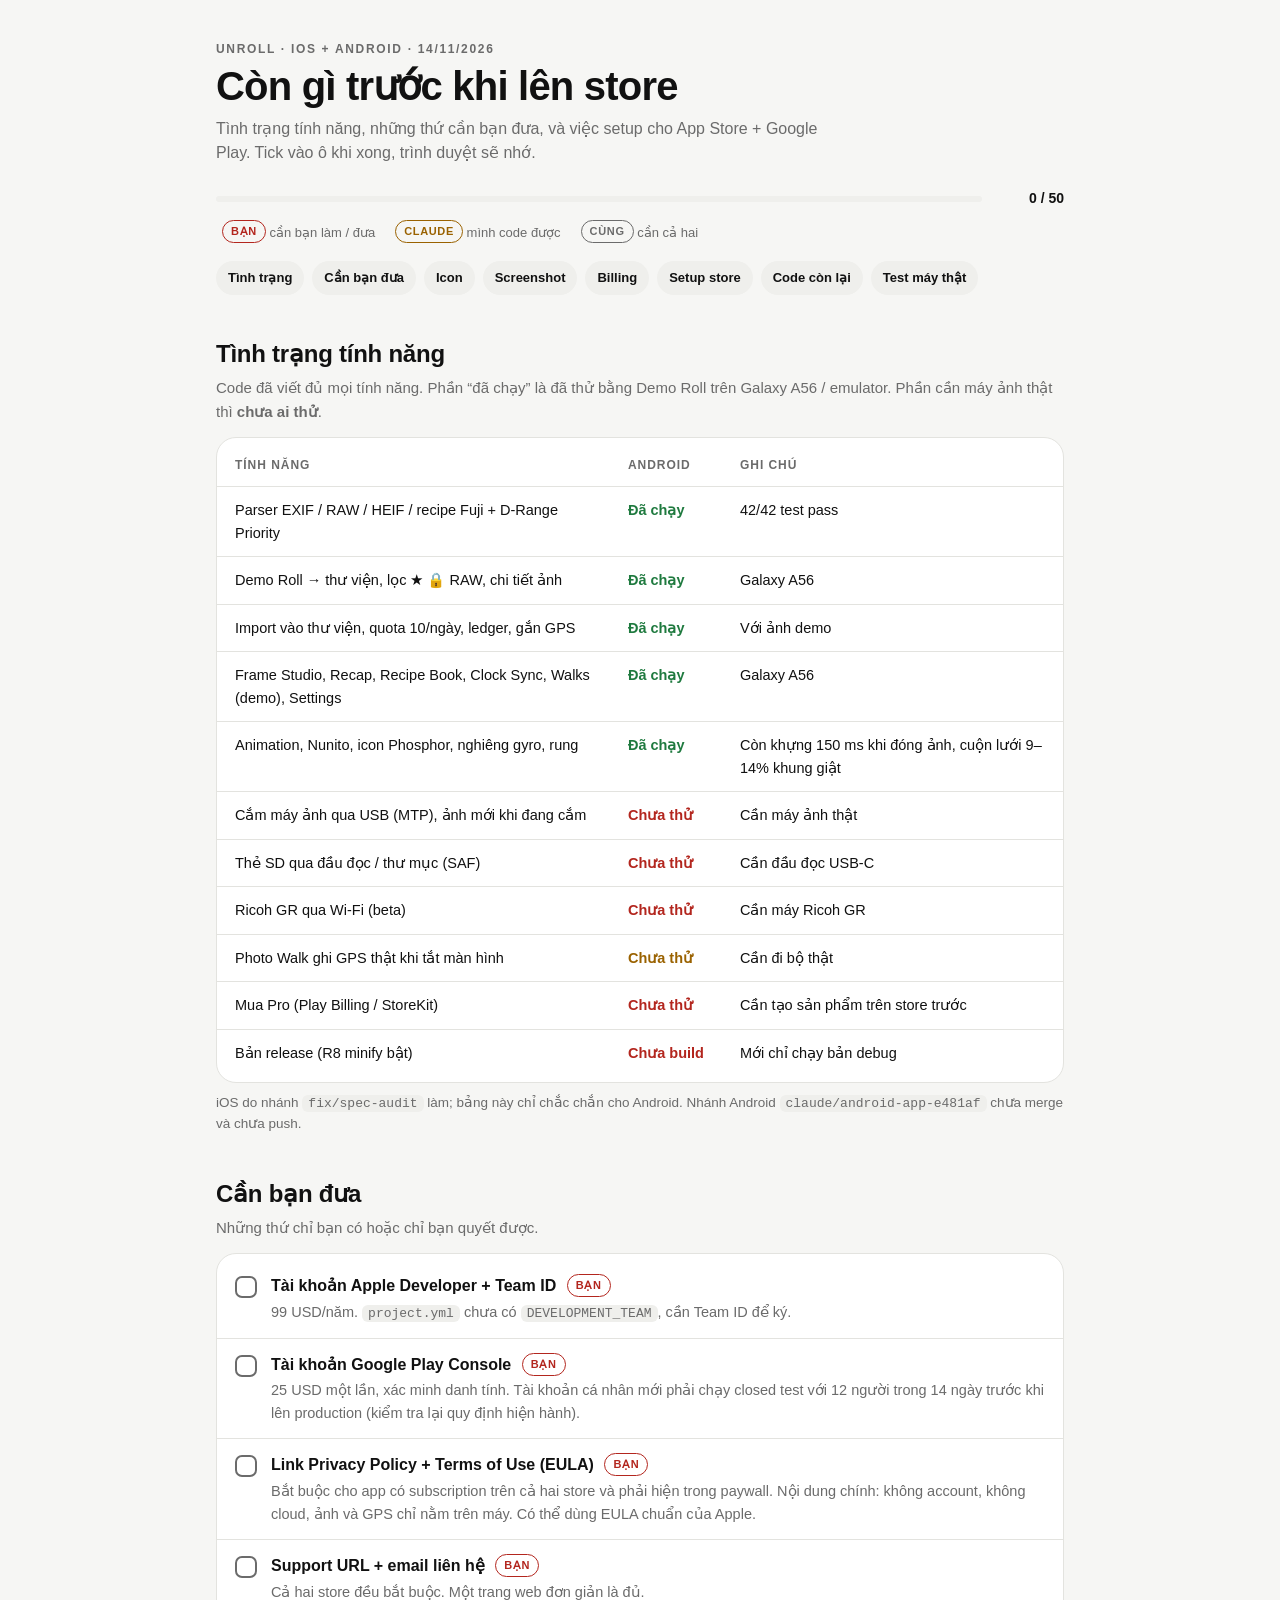
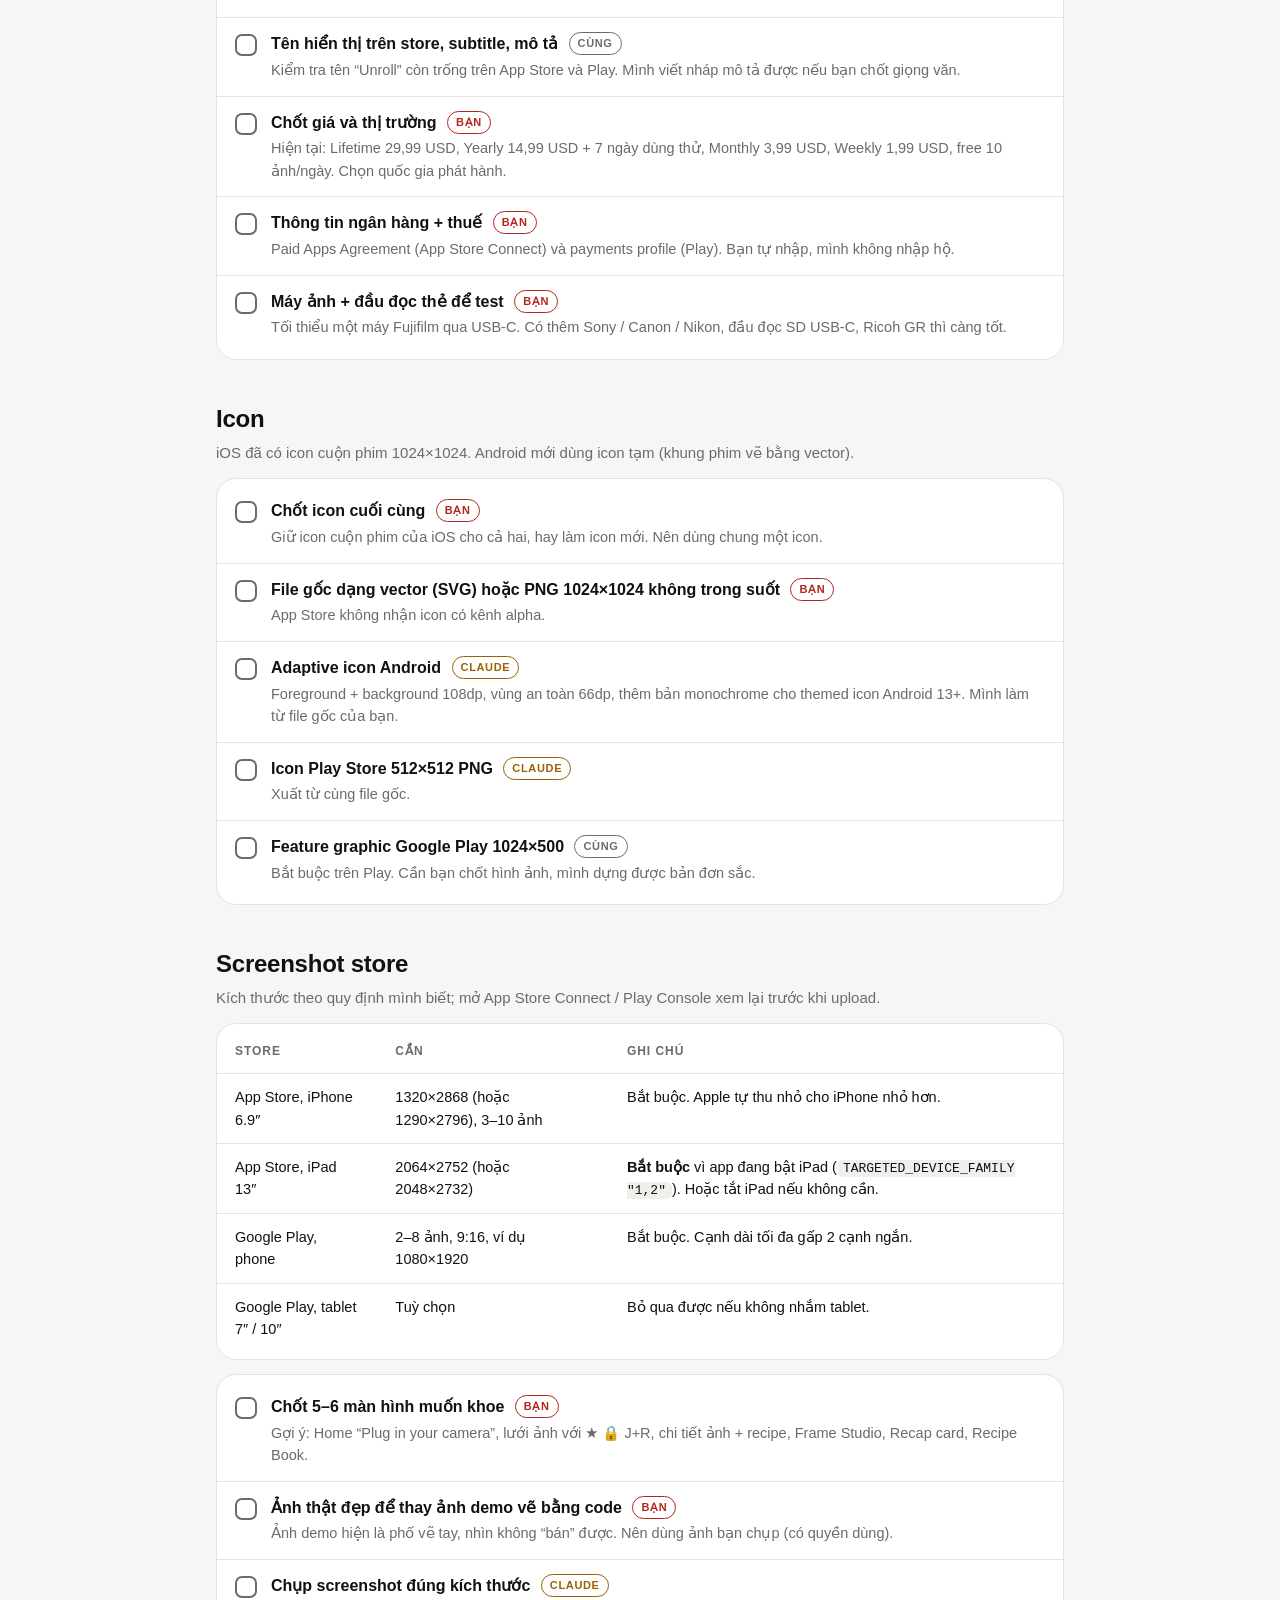
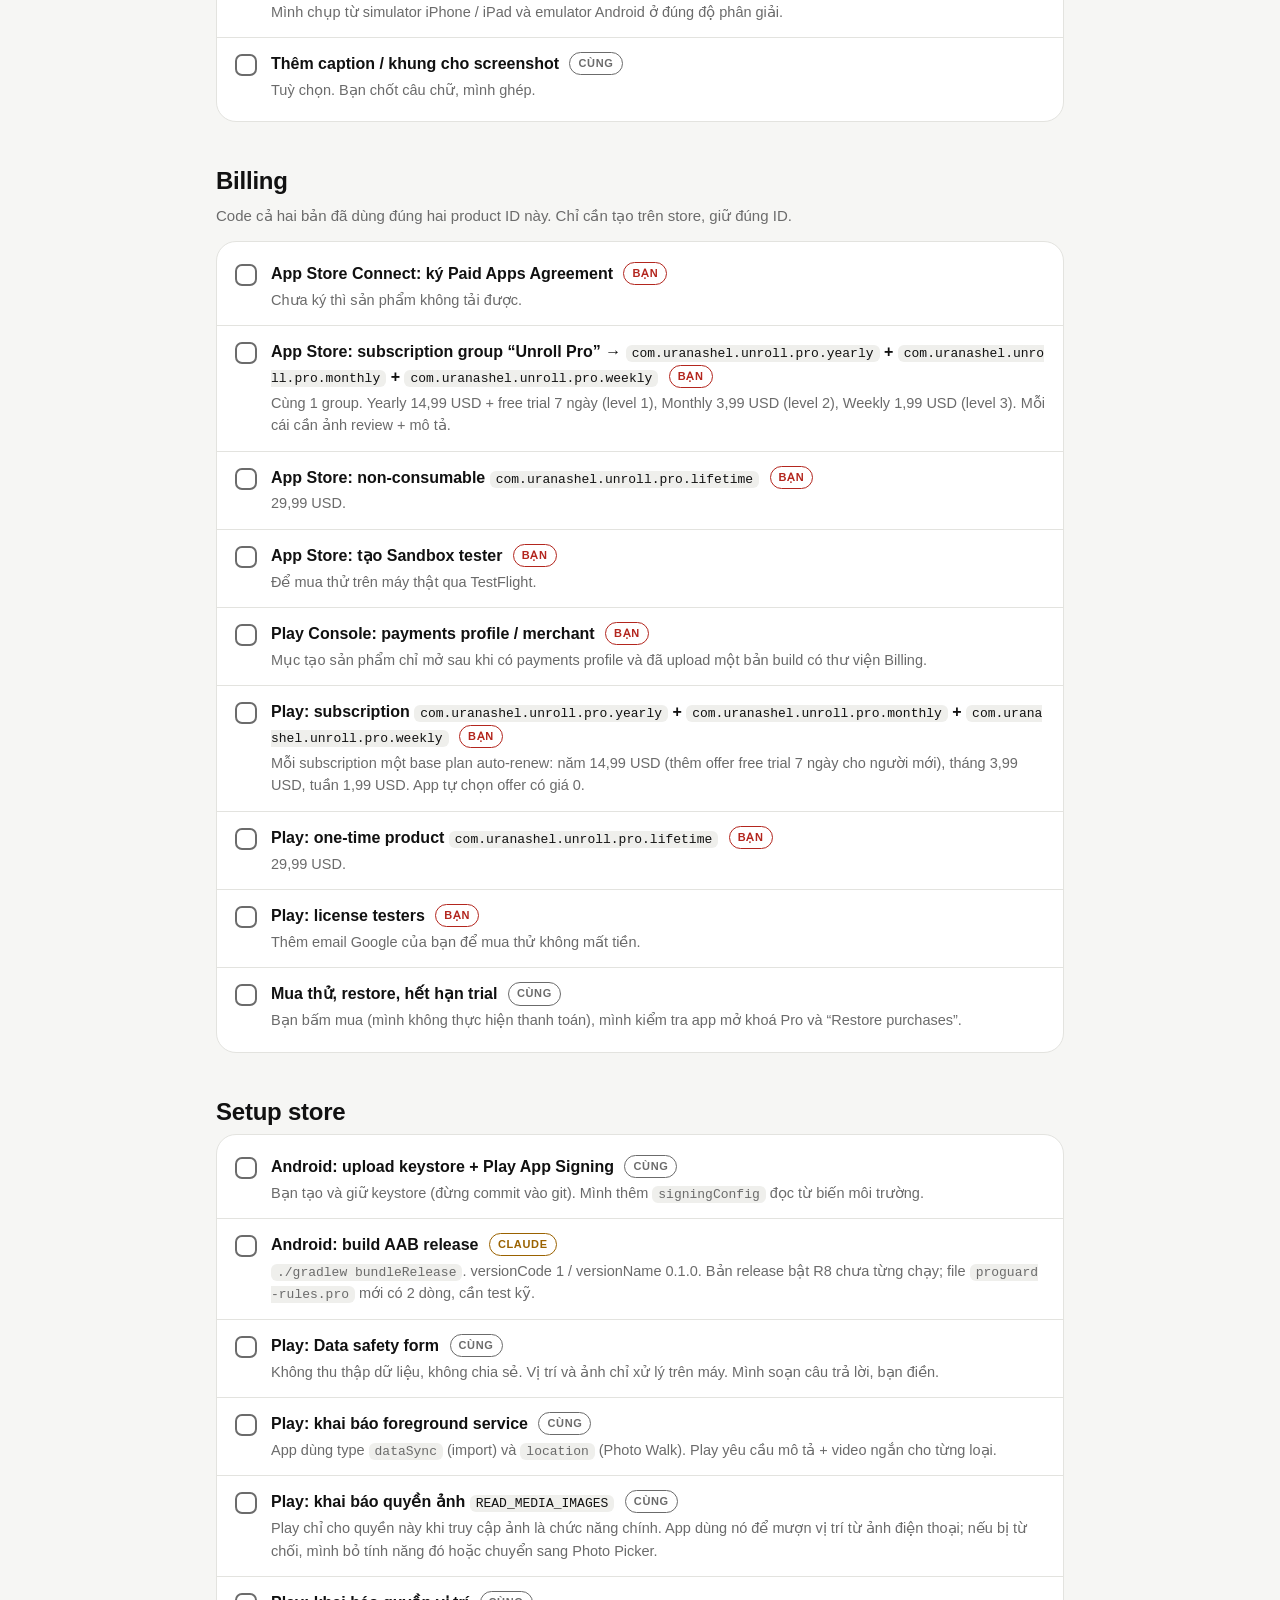
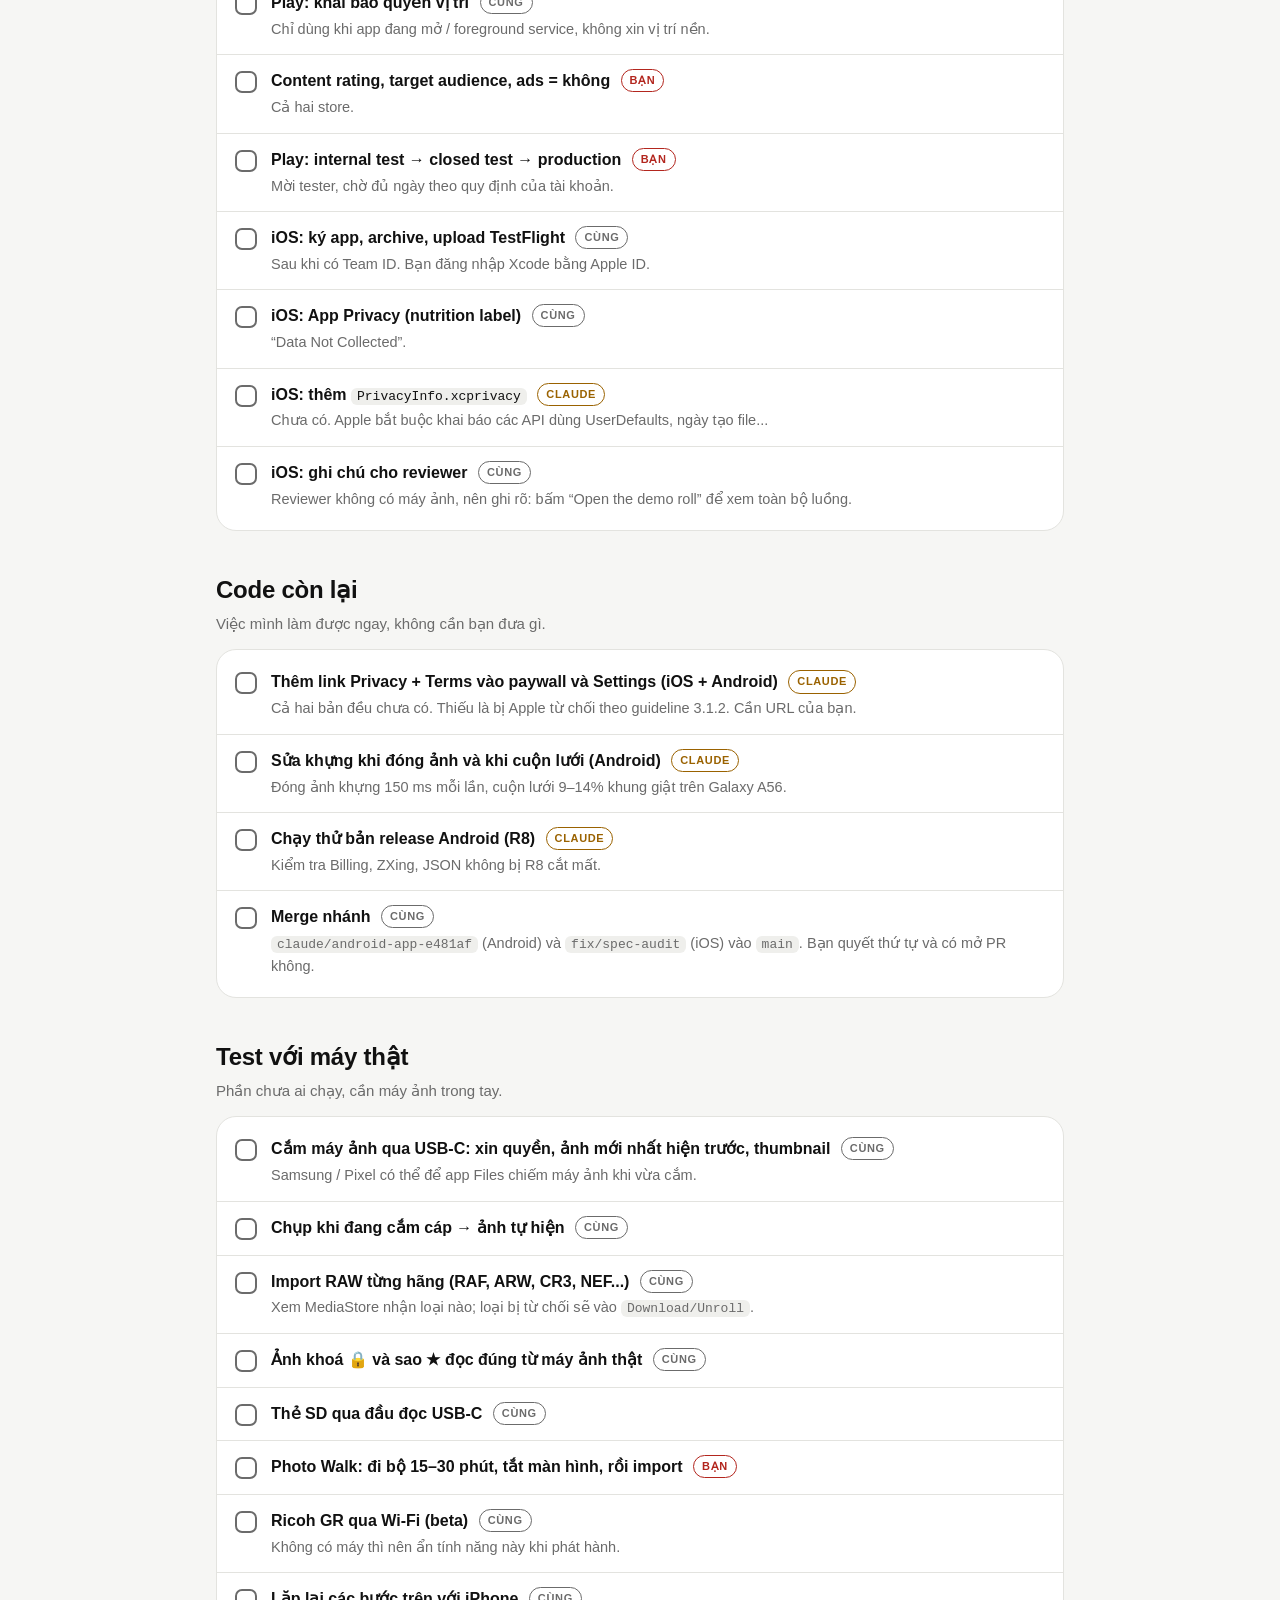
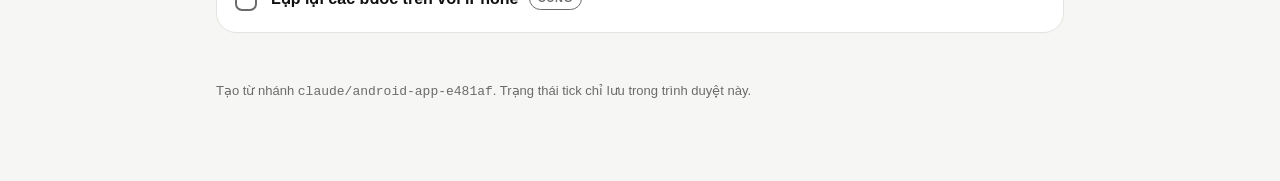
<file: docs/launch-checklist-android-session.html>
<!doctype html>
<html lang="vi">
<head>
<meta charset="utf-8">
<meta name="viewport" content="width=device-width, initial-scale=1">
<title>Unroll Launch Checklist</title>
<style>
:root{
  --bg:#f6f6f4; --card:#ffffff; --ink:#111; --dim:#6b6b6b; --line:#e3e3df; --chip:#efefec;
  --ok:#1f7a3f; --warn:#9a6200; --todo:#b3261e; --accent:#111;
}
@media (prefers-color-scheme: dark){
  :root:not([data-theme="light"]){
    --bg:#0c0c0c; --card:#161616; --ink:#f1f1ef; --dim:#9a9a96; --line:#2a2a28; --chip:#222220;
    --ok:#6fd393; --warn:#f0b34a; --todo:#ff8a80; --accent:#f1f1ef;
  }
}
:root[data-theme="dark"]{
  --bg:#0c0c0c; --card:#161616; --ink:#f1f1ef; --dim:#9a9a96; --line:#2a2a28; --chip:#222220;
  --ok:#6fd393; --warn:#f0b34a; --todo:#ff8a80; --accent:#f1f1ef;
}
*{box-sizing:border-box}
html,body{margin:0;background:var(--bg);color:var(--ink)}
body{font:16px/1.55 "Nunito",ui-rounded,-apple-system,"Segoe UI",Roboto,sans-serif;-webkit-font-smoothing:antialiased}
.wrap{max-width:880px;margin:0 auto;padding:40px 16px 80px}
header .eyebrow{font-size:12px;letter-spacing:.14em;text-transform:uppercase;color:var(--dim);font-weight:800}
h1{font-size:40px;line-height:1.05;margin:6px 0 10px;font-weight:900;letter-spacing:-.02em}
.lede{color:var(--dim);max-width:640px;margin:0}
.progress{margin:22px 0 8px;display:flex;align-items:center;gap:12px}
.bar{flex:1;height:6px;background:var(--chip);border-radius:99px;overflow:hidden}
.bar>i{display:block;height:100%;width:0;background:var(--accent);border-radius:99px;transition:width .4s cubic-bezier(.2,.8,.2,1)}
.count{font-variant-numeric:tabular-nums;font-weight:800;font-size:14px;min-width:70px;text-align:right}
nav{display:flex;flex-wrap:wrap;gap:8px;margin:18px 0 6px}
nav a{font-size:13px;font-weight:800;color:var(--ink);text-decoration:none;background:var(--chip);padding:7px 12px;border-radius:99px}
section{margin-top:40px}
h2{font-size:24px;margin:0 0 4px;font-weight:900;letter-spacing:-.01em}
.sub{color:var(--dim);margin:0 0 14px;font-size:15px}
.card{background:var(--card);border:1px solid var(--line);border-radius:20px;padding:6px 0;overflow:hidden}
.item{display:flex;gap:14px;padding:14px 18px;border-top:1px solid var(--line);align-items:flex-start}
.item:first-child{border-top:0}
.item input{appearance:none;-webkit-appearance:none;flex:none;width:22px;height:22px;margin:2px 0 0;border:2px solid var(--dim);border-radius:7px;cursor:pointer;display:grid;place-content:center;transition:background .15s,border-color .15s}
.item input:checked{background:var(--accent);border-color:var(--accent)}
.item input:checked::after{content:"";width:10px;height:6px;border:2.5px solid var(--bg);border-top:0;border-right:0;transform:rotate(-45deg) translate(1px,-1px)}
.item.done .t{text-decoration:line-through;color:var(--dim)}
.t{font-weight:800}
.d{color:var(--dim);font-size:14.5px;margin-top:2px}
.d code,.t code,p code,td code{font:13px/1.4 ui-monospace,SFMono-Regular,Menlo,monospace;background:var(--chip);padding:1px 6px;border-radius:6px;word-break:break-all}
.tag{display:inline-block;font-size:11px;font-weight:900;letter-spacing:.06em;text-transform:uppercase;padding:2px 8px;border-radius:99px;margin-left:6px;vertical-align:2px;border:1.5px solid currentColor}
.you{color:var(--todo)} .me{color:var(--warn)} .both{color:var(--dim)}
table{width:100%;border-collapse:collapse;font-size:14.5px}
th,td{text-align:left;padding:12px 18px;border-top:1px solid var(--line);vertical-align:top}
tr:first-child th{border-top:0}
th{font-size:12px;letter-spacing:.08em;text-transform:uppercase;color:var(--dim);font-weight:900}
.s{font-weight:900;white-space:nowrap}
.s.ok{color:var(--ok)} .s.part{color:var(--warn)} .s.no{color:var(--todo)}
.legend{display:flex;flex-wrap:wrap;gap:14px;font-size:13px;color:var(--dim);margin:10px 0 0}
.note{font-size:13.5px;color:var(--dim);margin-top:10px}
.table-scroll{overflow-x:auto}
footer{margin-top:48px;color:var(--dim);font-size:13px}
@media (max-width:560px){h1{font-size:32px} th,td{padding:10px 14px} .item{padding:13px 14px}}
</style>
</head>
<body>
<div class="wrap">
<header>
  <div class="eyebrow">Unroll · iOS + Android · 14/11/2026</div>
  <h1>Còn gì trước khi lên store</h1>
  <p class="lede">Tình trạng tính năng, những thứ cần bạn đưa, và việc setup cho App Store + Google Play. Tick vào ô khi xong, trình duyệt sẽ nhớ.</p>
  <div class="progress"><div class="bar"><i id="bar"></i></div><div class="count" id="count">0 / 0</div></div>
  <div class="legend"><span><span class="tag you">Bạn</span> cần bạn làm / đưa</span><span><span class="tag me">Claude</span> mình code được</span><span><span class="tag both">Cùng</span> cần cả hai</span></div>
  <nav>
    <a href="#status">Tình trạng</a><a href="#input">Cần bạn đưa</a><a href="#icon">Icon</a><a href="#shots">Screenshot</a><a href="#billing">Billing</a><a href="#setup">Setup store</a><a href="#code">Code còn lại</a><a href="#test">Test máy thật</a>
  </nav>
</header>

<section id="status">
  <h2>Tình trạng tính năng</h2>
  <p class="sub">Code đã viết đủ mọi tính năng. Phần “đã chạy” là đã thử bằng Demo Roll trên Galaxy A56 / emulator. Phần cần máy ảnh thật thì <b>chưa ai thử</b>.</p>
  <div class="card table-scroll"><table>
    <tr><th>Tính năng</th><th>Android</th><th>Ghi chú</th></tr>
    <tr><td>Parser EXIF / RAW / HEIF / recipe Fuji + D-Range Priority</td><td class="s ok">Đã chạy</td><td>42/42 test pass</td></tr>
    <tr><td>Demo Roll → thư viện, lọc ★ 🔒 RAW, chi tiết ảnh</td><td class="s ok">Đã chạy</td><td>Galaxy A56</td></tr>
    <tr><td>Import vào thư viện, quota 10/ngày, ledger, gắn GPS</td><td class="s ok">Đã chạy</td><td>Với ảnh demo</td></tr>
    <tr><td>Frame Studio, Recap, Recipe Book, Clock Sync, Walks (demo), Settings</td><td class="s ok">Đã chạy</td><td>Galaxy A56</td></tr>
    <tr><td>Animation, Nunito, icon Phosphor, nghiêng gyro, rung</td><td class="s ok">Đã chạy</td><td>Còn khựng 150 ms khi đóng ảnh, cuộn lưới 9–14% khung giật</td></tr>
    <tr><td>Cắm máy ảnh qua USB (MTP), ảnh mới khi đang cắm</td><td class="s no">Chưa thử</td><td>Cần máy ảnh thật</td></tr>
    <tr><td>Thẻ SD qua đầu đọc / thư mục (SAF)</td><td class="s no">Chưa thử</td><td>Cần đầu đọc USB-C</td></tr>
    <tr><td>Ricoh GR qua Wi-Fi (beta)</td><td class="s no">Chưa thử</td><td>Cần máy Ricoh GR</td></tr>
    <tr><td>Photo Walk ghi GPS thật khi tắt màn hình</td><td class="s part">Chưa thử</td><td>Cần đi bộ thật</td></tr>
    <tr><td>Mua Pro (Play Billing / StoreKit)</td><td class="s no">Chưa thử</td><td>Cần tạo sản phẩm trên store trước</td></tr>
    <tr><td>Bản release (R8 minify bật)</td><td class="s no">Chưa build</td><td>Mới chỉ chạy bản debug</td></tr>
  </table></div>
  <p class="note">iOS do nhánh <code>fix/spec-audit</code> làm; bảng này chỉ chắc chắn cho Android. Nhánh Android <code>claude/android-app-e481af</code> chưa merge và chưa push.</p>
</section>

<section id="input">
  <h2>Cần bạn đưa</h2>
  <p class="sub">Những thứ chỉ bạn có hoặc chỉ bạn quyết được.</p>
  <div class="card">
    <label class="item"><input type="checkbox" data-id="in-apple"><div><div class="t">Tài khoản Apple Developer + Team ID <span class="tag you">Bạn</span></div><div class="d">99 USD/năm. <code>project.yml</code> chưa có <code>DEVELOPMENT_TEAM</code>, cần Team ID để ký.</div></div></label>
    <label class="item"><input type="checkbox" data-id="in-play"><div><div class="t">Tài khoản Google Play Console <span class="tag you">Bạn</span></div><div class="d">25 USD một lần, xác minh danh tính. Tài khoản cá nhân mới phải chạy closed test với 12 người trong 14 ngày trước khi lên production (kiểm tra lại quy định hiện hành).</div></div></label>
    <label class="item"><input type="checkbox" data-id="in-privacy"><div><div class="t">Link Privacy Policy + Terms of Use (EULA) <span class="tag you">Bạn</span></div><div class="d">Bắt buộc cho app có subscription trên cả hai store và phải hiện trong paywall. Nội dung chính: không account, không cloud, ảnh và GPS chỉ nằm trên máy. Có thể dùng EULA chuẩn của Apple.</div></div></label>
    <label class="item"><input type="checkbox" data-id="in-support"><div><div class="t">Support URL + email liên hệ <span class="tag you">Bạn</span></div><div class="d">Cả hai store đều bắt buộc. Một trang web đơn giản là đủ.</div></div></label>
    <label class="item"><input type="checkbox" data-id="in-name"><div><div class="t">Tên hiển thị trên store, subtitle, mô tả <span class="tag both">Cùng</span></div><div class="d">Kiểm tra tên “Unroll” còn trống trên App Store và Play. Mình viết nháp mô tả được nếu bạn chốt giọng văn.</div></div></label>
    <label class="item"><input type="checkbox" data-id="in-price"><div><div class="t">Chốt giá và thị trường <span class="tag you">Bạn</span></div><div class="d">Hiện tại: Lifetime 29,99 USD, Yearly 14,99 USD + 7 ngày dùng thử, Monthly 3,99 USD, Weekly 1,99 USD, free 10 ảnh/ngày. Chọn quốc gia phát hành.</div></div></label>
    <label class="item"><input type="checkbox" data-id="in-bank"><div><div class="t">Thông tin ngân hàng + thuế <span class="tag you">Bạn</span></div><div class="d">Paid Apps Agreement (App Store Connect) và payments profile (Play). Bạn tự nhập, mình không nhập hộ.</div></div></label>
    <label class="item"><input type="checkbox" data-id="in-gear"><div><div class="t">Máy ảnh + đầu đọc thẻ để test <span class="tag you">Bạn</span></div><div class="d">Tối thiểu một máy Fujifilm qua USB-C. Có thêm Sony / Canon / Nikon, đầu đọc SD USB-C, Ricoh GR thì càng tốt.</div></div></label>
  </div>
</section>

<section id="icon">
  <h2>Icon</h2>
  <p class="sub">iOS đã có icon cuộn phim 1024×1024. Android mới dùng icon tạm (khung phim vẽ bằng vector).</p>
  <div class="card">
    <label class="item"><input type="checkbox" data-id="ic-decide"><div><div class="t">Chốt icon cuối cùng <span class="tag you">Bạn</span></div><div class="d">Giữ icon cuộn phim của iOS cho cả hai, hay làm icon mới. Nên dùng chung một icon.</div></div></label>
    <label class="item"><input type="checkbox" data-id="ic-master"><div><div class="t">File gốc dạng vector (SVG) hoặc PNG 1024×1024 không trong suốt <span class="tag you">Bạn</span></div><div class="d">App Store không nhận icon có kênh alpha.</div></div></label>
    <label class="item"><input type="checkbox" data-id="ic-android"><div><div class="t">Adaptive icon Android <span class="tag me">Claude</span></div><div class="d">Foreground + background 108dp, vùng an toàn 66dp, thêm bản monochrome cho themed icon Android 13+. Mình làm từ file gốc của bạn.</div></div></label>
    <label class="item"><input type="checkbox" data-id="ic-play512"><div><div class="t">Icon Play Store 512×512 PNG <span class="tag me">Claude</span></div><div class="d">Xuất từ cùng file gốc.</div></div></label>
    <label class="item"><input type="checkbox" data-id="ic-feature"><div><div class="t">Feature graphic Google Play 1024×500 <span class="tag both">Cùng</span></div><div class="d">Bắt buộc trên Play. Cần bạn chốt hình ảnh, mình dựng được bản đơn sắc.</div></div></label>
  </div>
</section>

<section id="shots">
  <h2>Screenshot store</h2>
  <p class="sub">Kích thước theo quy định mình biết; mở App Store Connect / Play Console xem lại trước khi upload.</p>
  <div class="card table-scroll"><table>
    <tr><th>Store</th><th>Cần</th><th>Ghi chú</th></tr>
    <tr><td>App Store, iPhone 6.9″</td><td>1320×2868 (hoặc 1290×2796), 3–10 ảnh</td><td>Bắt buộc. Apple tự thu nhỏ cho iPhone nhỏ hơn.</td></tr>
    <tr><td>App Store, iPad 13″</td><td>2064×2752 (hoặc 2048×2732)</td><td><b>Bắt buộc</b> vì app đang bật iPad (<code>TARGETED_DEVICE_FAMILY "1,2"</code>). Hoặc tắt iPad nếu không cần.</td></tr>
    <tr><td>Google Play, phone</td><td>2–8 ảnh, 9:16, ví dụ 1080×1920</td><td>Bắt buộc. Cạnh dài tối đa gấp 2 cạnh ngắn.</td></tr>
    <tr><td>Google Play, tablet 7″ / 10″</td><td>Tuỳ chọn</td><td>Bỏ qua được nếu không nhắm tablet.</td></tr>
  </table></div>
  <div class="card" style="margin-top:14px">
    <label class="item"><input type="checkbox" data-id="sh-pick"><div><div class="t">Chốt 5–6 màn hình muốn khoe <span class="tag you">Bạn</span></div><div class="d">Gợi ý: Home “Plug in your camera”, lưới ảnh với ★ 🔒 J+R, chi tiết ảnh + recipe, Frame Studio, Recap card, Recipe Book.</div></div></label>
    <label class="item"><input type="checkbox" data-id="sh-photos"><div><div class="t">Ảnh thật đẹp để thay ảnh demo vẽ bằng code <span class="tag you">Bạn</span></div><div class="d">Ảnh demo hiện là phố vẽ tay, nhìn không “bán” được. Nên dùng ảnh bạn chụp (có quyền dùng).</div></div></label>
    <label class="item"><input type="checkbox" data-id="sh-capture"><div><div class="t">Chụp screenshot đúng kích thước <span class="tag me">Claude</span></div><div class="d">Mình chụp từ simulator iPhone / iPad và emulator Android ở đúng độ phân giải.</div></div></label>
    <label class="item"><input type="checkbox" data-id="sh-frame"><div><div class="t">Thêm caption / khung cho screenshot <span class="tag both">Cùng</span></div><div class="d">Tuỳ chọn. Bạn chốt câu chữ, mình ghép.</div></div></label>
  </div>
</section>

<section id="billing">
  <h2>Billing</h2>
  <p class="sub">Code cả hai bản đã dùng đúng hai product ID này. Chỉ cần tạo trên store, giữ đúng ID.</p>
  <div class="card">
    <label class="item"><input type="checkbox" data-id="bi-asc-agree"><div><div class="t">App Store Connect: ký Paid Apps Agreement <span class="tag you">Bạn</span></div><div class="d">Chưa ký thì sản phẩm không tải được.</div></div></label>
    <label class="item"><input type="checkbox" data-id="bi-asc-sub"><div><div class="t">App Store: subscription group “Unroll Pro” → <code>com.uranashel.unroll.pro.yearly</code> + <code>com.uranashel.unroll.pro.monthly</code> + <code>com.uranashel.unroll.pro.weekly</code> <span class="tag you">Bạn</span></div><div class="d">Cùng 1 group. Yearly 14,99 USD + free trial 7 ngày (level 1), Monthly 3,99 USD (level 2), Weekly 1,99 USD (level 3). Mỗi cái cần ảnh review + mô tả.</div></div></label>
    <label class="item"><input type="checkbox" data-id="bi-asc-life"><div><div class="t">App Store: non-consumable <code>com.uranashel.unroll.pro.lifetime</code> <span class="tag you">Bạn</span></div><div class="d">29,99 USD.</div></div></label>
    <label class="item"><input type="checkbox" data-id="bi-asc-sandbox"><div><div class="t">App Store: tạo Sandbox tester <span class="tag you">Bạn</span></div><div class="d">Để mua thử trên máy thật qua TestFlight.</div></div></label>
    <label class="item"><input type="checkbox" data-id="bi-play-merchant"><div><div class="t">Play Console: payments profile / merchant <span class="tag you">Bạn</span></div><div class="d">Mục tạo sản phẩm chỉ mở sau khi có payments profile và đã upload một bản build có thư viện Billing.</div></div></label>
    <label class="item"><input type="checkbox" data-id="bi-play-sub"><div><div class="t">Play: subscription <code>com.uranashel.unroll.pro.yearly</code> + <code>com.uranashel.unroll.pro.monthly</code> + <code>com.uranashel.unroll.pro.weekly</code> <span class="tag you">Bạn</span></div><div class="d">Mỗi subscription một base plan auto-renew: năm 14,99 USD (thêm offer free trial 7 ngày cho người mới), tháng 3,99 USD, tuần 1,99 USD. App tự chọn offer có giá 0.</div></div></label>
    <label class="item"><input type="checkbox" data-id="bi-play-life"><div><div class="t">Play: one-time product <code>com.uranashel.unroll.pro.lifetime</code> <span class="tag you">Bạn</span></div><div class="d">29,99 USD.</div></div></label>
    <label class="item"><input type="checkbox" data-id="bi-play-testers"><div><div class="t">Play: license testers <span class="tag you">Bạn</span></div><div class="d">Thêm email Google của bạn để mua thử không mất tiền.</div></div></label>
    <label class="item"><input type="checkbox" data-id="bi-verify"><div><div class="t">Mua thử, restore, hết hạn trial <span class="tag both">Cùng</span></div><div class="d">Bạn bấm mua (mình không thực hiện thanh toán), mình kiểm tra app mở khoá Pro và “Restore purchases”.</div></div></label>
  </div>
</section>

<section id="setup">
  <h2>Setup store</h2>
  <div class="card">
    <label class="item"><input type="checkbox" data-id="st-keystore"><div><div class="t">Android: upload keystore + Play App Signing <span class="tag both">Cùng</span></div><div class="d">Bạn tạo và giữ keystore (đừng commit vào git). Mình thêm <code>signingConfig</code> đọc từ biến môi trường.</div></div></label>
    <label class="item"><input type="checkbox" data-id="st-aab"><div><div class="t">Android: build AAB release <span class="tag me">Claude</span></div><div class="d"><code>./gradlew bundleRelease</code>. versionCode 1 / versionName 0.1.0. Bản release bật R8 chưa từng chạy; file <code>proguard-rules.pro</code> mới có 2 dòng, cần test kỹ.</div></div></label>
    <label class="item"><input type="checkbox" data-id="st-datasafety"><div><div class="t">Play: Data safety form <span class="tag both">Cùng</span></div><div class="d">Không thu thập dữ liệu, không chia sẻ. Vị trí và ảnh chỉ xử lý trên máy. Mình soạn câu trả lời, bạn điền.</div></div></label>
    <label class="item"><input type="checkbox" data-id="st-fgs"><div><div class="t">Play: khai báo foreground service <span class="tag both">Cùng</span></div><div class="d">App dùng type <code>dataSync</code> (import) và <code>location</code> (Photo Walk). Play yêu cầu mô tả + video ngắn cho từng loại.</div></div></label>
    <label class="item"><input type="checkbox" data-id="st-media"><div><div class="t">Play: khai báo quyền ảnh <code>READ_MEDIA_IMAGES</code> <span class="tag both">Cùng</span></div><div class="d">Play chỉ cho quyền này khi truy cập ảnh là chức năng chính. App dùng nó để mượn vị trí từ ảnh điện thoại; nếu bị từ chối, mình bỏ tính năng đó hoặc chuyển sang Photo Picker.</div></div></label>
    <label class="item"><input type="checkbox" data-id="st-location"><div><div class="t">Play: khai báo quyền vị trí <span class="tag both">Cùng</span></div><div class="d">Chỉ dùng khi app đang mở / foreground service, không xin vị trí nền.</div></div></label>
    <label class="item"><input type="checkbox" data-id="st-rating"><div><div class="t">Content rating, target audience, ads = không <span class="tag you">Bạn</span></div><div class="d">Cả hai store.</div></div></label>
    <label class="item"><input type="checkbox" data-id="st-closed"><div><div class="t">Play: internal test → closed test → production <span class="tag you">Bạn</span></div><div class="d">Mời tester, chờ đủ ngày theo quy định của tài khoản.</div></div></label>
    <label class="item"><input type="checkbox" data-id="st-ios-sign"><div><div class="t">iOS: ký app, archive, upload TestFlight <span class="tag both">Cùng</span></div><div class="d">Sau khi có Team ID. Bạn đăng nhập Xcode bằng Apple ID.</div></div></label>
    <label class="item"><input type="checkbox" data-id="st-ios-privacy"><div><div class="t">iOS: App Privacy (nutrition label) <span class="tag both">Cùng</span></div><div class="d">“Data Not Collected”.</div></div></label>
    <label class="item"><input type="checkbox" data-id="st-ios-manifest"><div><div class="t">iOS: thêm <code>PrivacyInfo.xcprivacy</code> <span class="tag me">Claude</span></div><div class="d">Chưa có. Apple bắt buộc khai báo các API dùng UserDefaults, ngày tạo file...</div></div></label>
    <label class="item"><input type="checkbox" data-id="st-ios-review"><div><div class="t">iOS: ghi chú cho reviewer <span class="tag both">Cùng</span></div><div class="d">Reviewer không có máy ảnh, nên ghi rõ: bấm “Open the demo roll” để xem toàn bộ luồng.</div></div></label>
  </div>
</section>

<section id="code">
  <h2>Code còn lại</h2>
  <p class="sub">Việc mình làm được ngay, không cần bạn đưa gì.</p>
  <div class="card">
    <label class="item"><input type="checkbox" data-id="cd-links"><div><div class="t">Thêm link Privacy + Terms vào paywall và Settings (iOS + Android) <span class="tag me">Claude</span></div><div class="d">Cả hai bản đều chưa có. Thiếu là bị Apple từ chối theo guideline 3.1.2. Cần URL của bạn.</div></div></label>
    <label class="item"><input type="checkbox" data-id="cd-jank"><div><div class="t">Sửa khựng khi đóng ảnh và khi cuộn lưới (Android) <span class="tag me">Claude</span></div><div class="d">Đóng ảnh khựng 150 ms mỗi lần, cuộn lưới 9–14% khung giật trên Galaxy A56.</div></div></label>
    <label class="item"><input type="checkbox" data-id="cd-release"><div><div class="t">Chạy thử bản release Android (R8) <span class="tag me">Claude</span></div><div class="d">Kiểm tra Billing, ZXing, JSON không bị R8 cắt mất.</div></div></label>
    <label class="item"><input type="checkbox" data-id="cd-merge"><div><div class="t">Merge nhánh <span class="tag both">Cùng</span></div><div class="d"><code>claude/android-app-e481af</code> (Android) và <code>fix/spec-audit</code> (iOS) vào <code>main</code>. Bạn quyết thứ tự và có mở PR không.</div></div></label>
  </div>
</section>

<section id="test">
  <h2>Test với máy thật</h2>
  <p class="sub">Phần chưa ai chạy, cần máy ảnh trong tay.</p>
  <div class="card">
    <label class="item"><input type="checkbox" data-id="ts-mtp"><div><div class="t">Cắm máy ảnh qua USB-C: xin quyền, ảnh mới nhất hiện trước, thumbnail <span class="tag both">Cùng</span></div><div class="d">Samsung / Pixel có thể để app Files chiếm máy ảnh khi vừa cắm.</div></div></label>
    <label class="item"><input type="checkbox" data-id="ts-live"><div><div class="t">Chụp khi đang cắm cáp → ảnh tự hiện <span class="tag both">Cùng</span></div></div></label>
    <label class="item"><input type="checkbox" data-id="ts-raw"><div><div class="t">Import RAW từng hãng (RAF, ARW, CR3, NEF...) <span class="tag both">Cùng</span></div><div class="d">Xem MediaStore nhận loại nào; loại bị từ chối sẽ vào <code>Download/Unroll</code>.</div></div></label>
    <label class="item"><input type="checkbox" data-id="ts-protect"><div><div class="t">Ảnh khoá 🔒 và sao ★ đọc đúng từ máy ảnh thật <span class="tag both">Cùng</span></div></div></label>
    <label class="item"><input type="checkbox" data-id="ts-sd"><div><div class="t">Thẻ SD qua đầu đọc USB-C <span class="tag both">Cùng</span></div></div></label>
    <label class="item"><input type="checkbox" data-id="ts-walk"><div><div class="t">Photo Walk: đi bộ 15–30 phút, tắt màn hình, rồi import <span class="tag you">Bạn</span></div></div></label>
    <label class="item"><input type="checkbox" data-id="ts-ricoh"><div><div class="t">Ricoh GR qua Wi-Fi (beta) <span class="tag both">Cùng</span></div><div class="d">Không có máy thì nên ẩn tính năng này khi phát hành.</div></div></label>
    <label class="item"><input type="checkbox" data-id="ts-iphone"><div><div class="t">Lặp lại các bước trên với iPhone <span class="tag both">Cùng</span></div></div></label>
  </div>
</section>

<footer>Tạo từ nhánh <code>claude/android-app-e481af</code>. Trạng thái tick chỉ lưu trong trình duyệt này.</footer>
</div>
<script>
(function(){
  var KEY='unroll-launch-checklist';
  var state={};
  try{state=JSON.parse(localStorage.getItem(KEY)||'{}')||{}}catch(e){state={}}
  var boxes=[].slice.call(document.querySelectorAll('input[type=checkbox][data-id]'));
  function paint(){
    var done=0;
    boxes.forEach(function(b){b.closest('.item').classList.toggle('done',b.checked);if(b.checked)done++;});
    document.getElementById('count').textContent=done+' / '+boxes.length;
    document.getElementById('bar').style.width=(boxes.length?done/boxes.length*100:0)+'%';
  }
  boxes.forEach(function(b){
    b.checked=!!state[b.dataset.id];
    b.addEventListener('change',function(){
      state[b.dataset.id]=b.checked;
      try{localStorage.setItem(KEY,JSON.stringify(state))}catch(e){}
      paint();
    });
  });
  paint();
})();
</script>
</body>
</html>
</file>
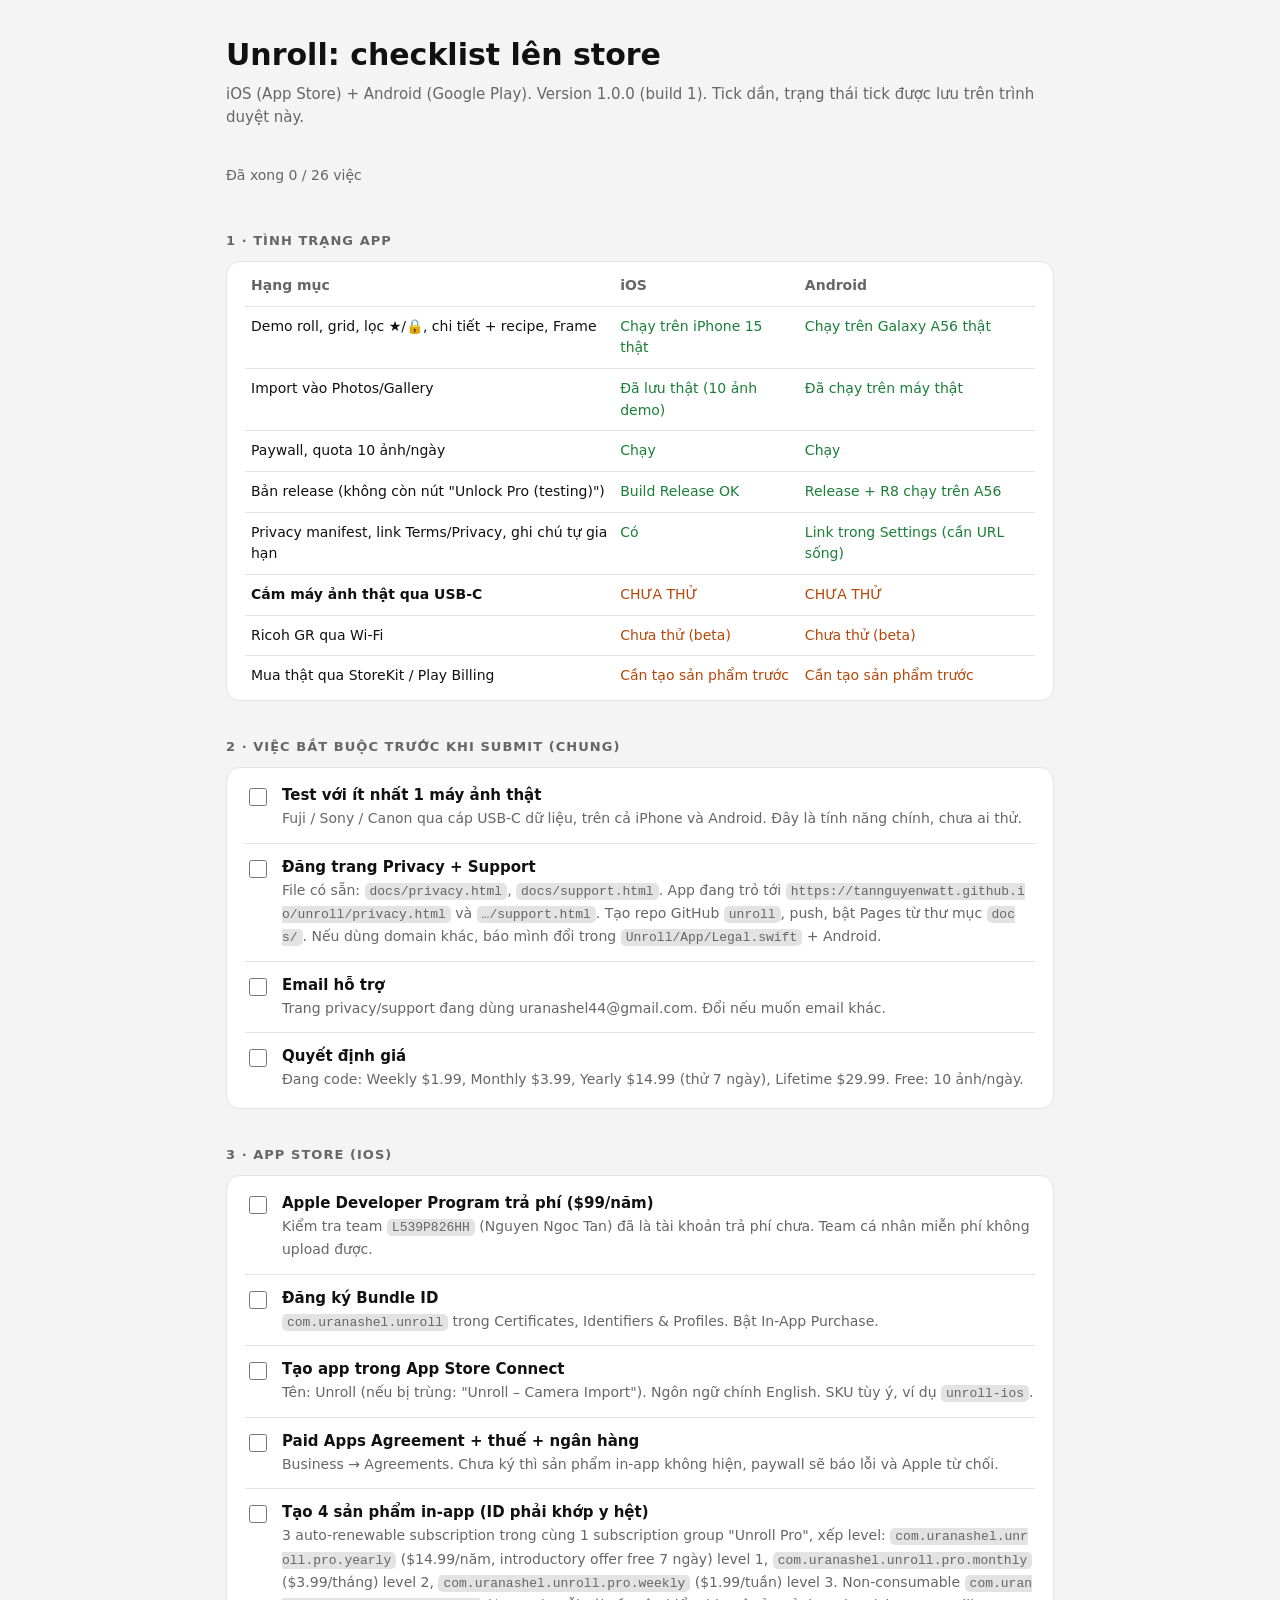
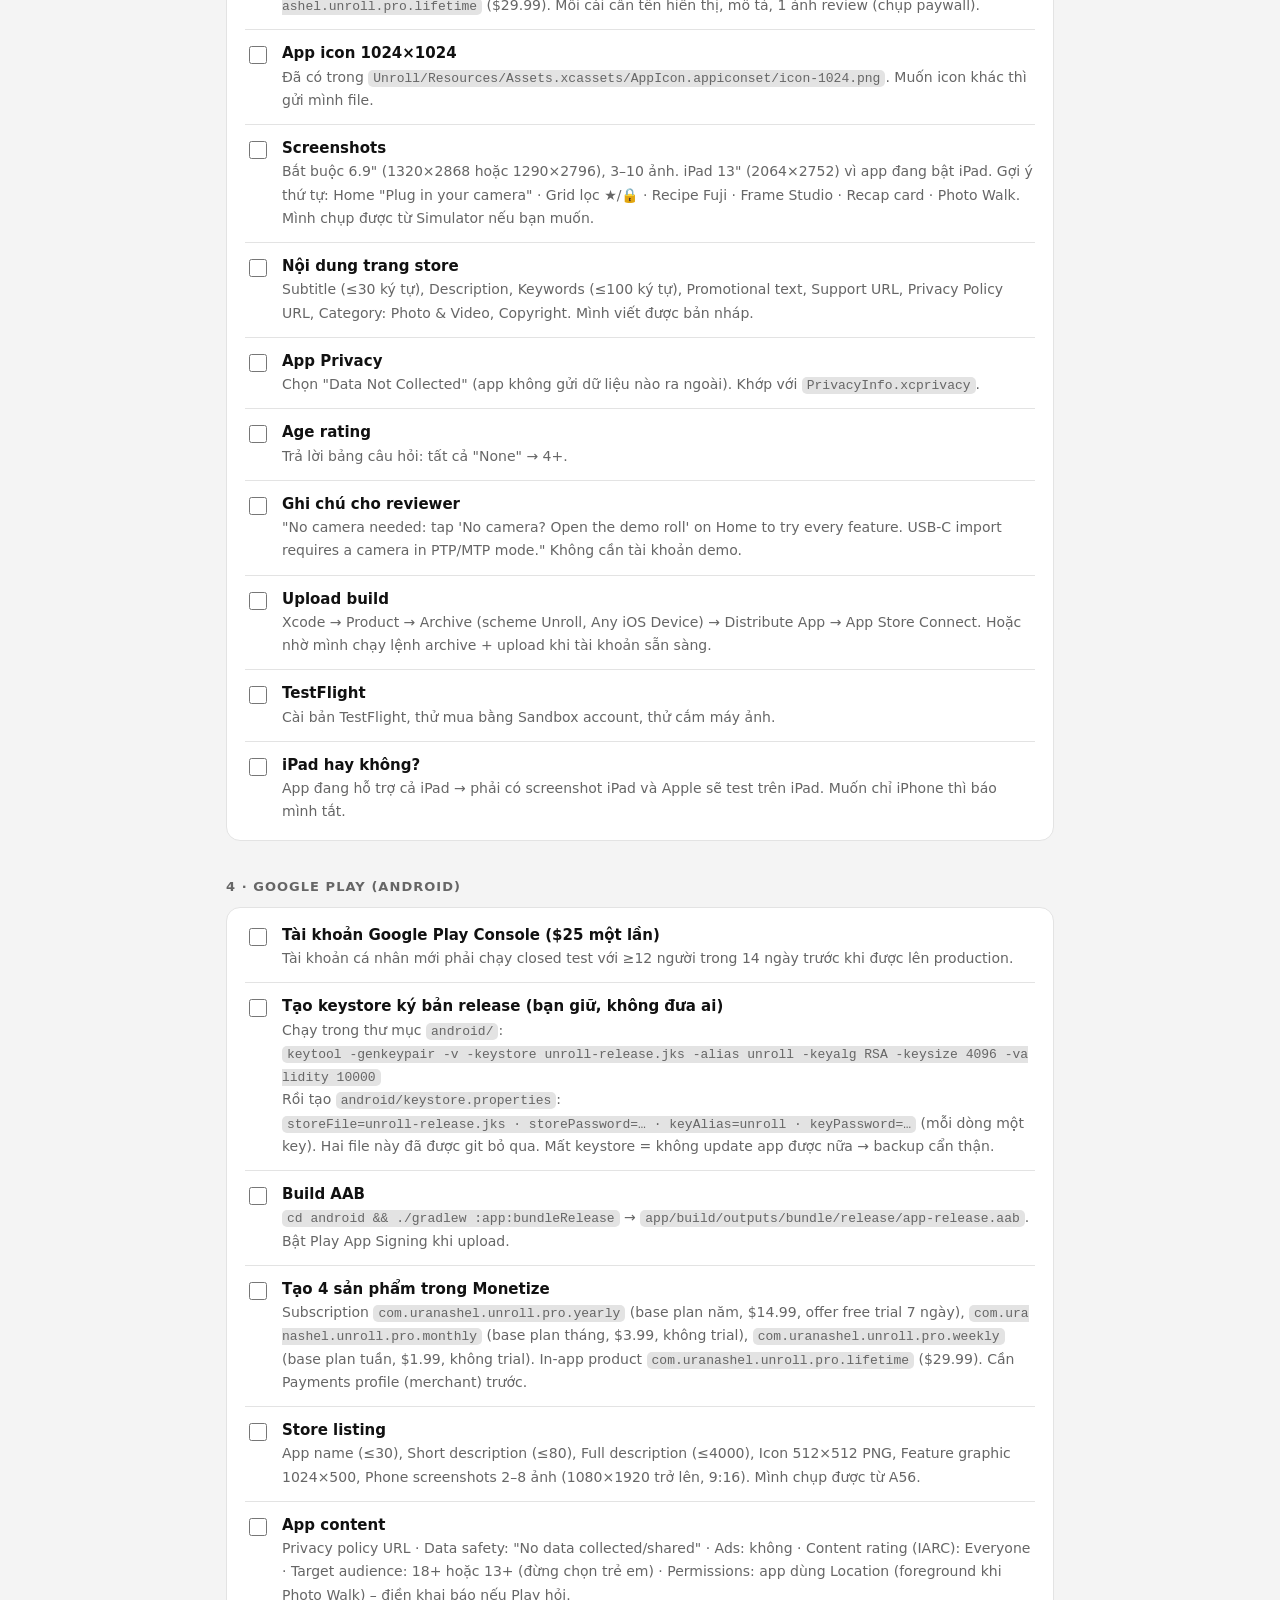
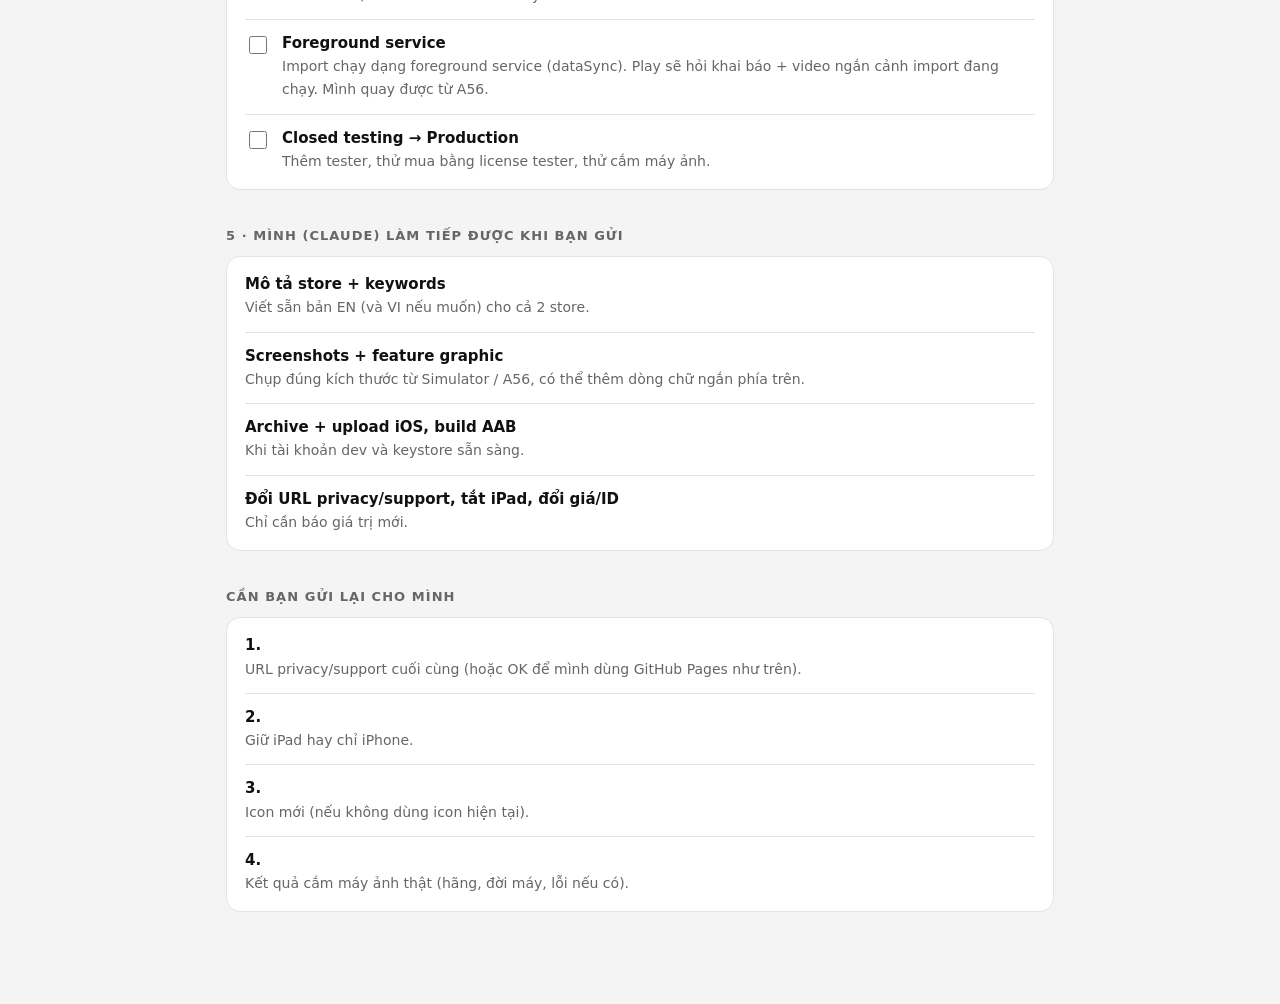
<file: docs/launch-checklist.html>
<!doctype html>
<html lang="vi">
<head>
<meta charset="utf-8">
<meta name="viewport" content="width=device-width,initial-scale=1">
<title>Unroll Launch Checklist</title>
<style>
:root{--bg:#f4f4f4;--card:#fff;--ink:#111;--dim:#666;--line:#e3e3e3;--ok:#1a7f37;--warn:#b54708;--todo:#111}
@media(prefers-color-scheme:dark){:root:not([data-theme="light"]){--bg:#000;--card:#141414;--ink:#eee;--dim:#999;--line:#2a2a2a;--ok:#4ac26b;--warn:#f0a35e;--todo:#eee}}
*{box-sizing:border-box}
body{margin:0;background:var(--bg);color:var(--ink);font:15px/1.55 -apple-system,system-ui,"Segoe UI",sans-serif}
main{max-width:860px;margin:0 auto;padding:32px 16px 80px}
h1{font-size:30px;margin:0 0 4px}
.sub{color:var(--dim);margin:0 0 28px}
h2{font-size:13px;letter-spacing:.08em;text-transform:uppercase;color:var(--dim);margin:36px 0 10px}
.card{background:var(--card);border:1px solid var(--line);border-radius:14px;padding:4px 18px;margin-bottom:12px}
.row{display:flex;gap:12px;padding:12px 0;border-top:1px solid var(--line)}
.row:first-child{border-top:0}
.row input{margin-top:4px;width:18px;height:18px;flex:none;accent-color:var(--ink)}
.row b{display:block}
.row span{color:var(--dim);font-size:14px}
code{font:13px ui-monospace,Menlo,monospace;background:var(--line);padding:1px 5px;border-radius:5px;word-break:break-all}
.tag{display:inline-block;font-size:11px;font-weight:700;letter-spacing:.05em;padding:2px 8px;border-radius:99px;border:1px solid currentColor;margin-left:6px;vertical-align:2px}
.ok{color:var(--ok)}.warn{color:var(--warn)}
table{width:100%;border-collapse:collapse;font-size:14px}
td,th{text-align:left;padding:9px 6px;border-top:1px solid var(--line);vertical-align:top}
th{color:var(--dim);font-weight:600;border-top:0}
.progress{font-size:14px;color:var(--dim);position:sticky;top:0;background:var(--bg);padding:8px 0;z-index:1}
</style>
</head>
<body>
<main>
<h1>Unroll: checklist lên store</h1>
<p class="sub">iOS (App Store) + Android (Google Play). Version 1.0.0 (build 1). Tick dần, trạng thái tick được lưu trên trình duyệt này.</p>
<div class="progress" id="progress"></div>

<h2>1 · Tình trạng app</h2>
<div class="card"><table>
<tr><th>Hạng mục</th><th>iOS</th><th>Android</th></tr>
<tr><td>Demo roll, grid, lọc ★/🔒, chi tiết + recipe, Frame</td><td class="ok">Chạy trên iPhone 15 thật</td><td class="ok">Chạy trên Galaxy A56 thật</td></tr>
<tr><td>Import vào Photos/Gallery</td><td class="ok">Đã lưu thật (10 ảnh demo)</td><td class="ok">Đã chạy trên máy thật</td></tr>
<tr><td>Paywall, quota 10 ảnh/ngày</td><td class="ok">Chạy</td><td class="ok">Chạy</td></tr>
<tr><td>Bản release (không còn nút "Unlock Pro (testing)")</td><td class="ok">Build Release OK</td><td class="ok">Release + R8 chạy trên A56</td></tr>
<tr><td>Privacy manifest, link Terms/Privacy, ghi chú tự gia hạn</td><td class="ok">Có</td><td class="ok">Link trong Settings (cần URL sống)</td></tr>
<tr><td><b>Cắm máy ảnh thật qua USB-C</b></td><td class="warn">CHƯA THỬ</td><td class="warn">CHƯA THỬ</td></tr>
<tr><td>Ricoh GR qua Wi-Fi</td><td class="warn">Chưa thử (beta)</td><td class="warn">Chưa thử (beta)</td></tr>
<tr><td>Mua thật qua StoreKit / Play Billing</td><td class="warn">Cần tạo sản phẩm trước</td><td class="warn">Cần tạo sản phẩm trước</td></tr>
</table></div>

<h2>2 · Việc bắt buộc trước khi submit (chung)</h2>
<div class="card">
<label class="row"><input type="checkbox"><div><b>Test với ít nhất 1 máy ảnh thật</b><span>Fuji / Sony / Canon qua cáp USB-C dữ liệu, trên cả iPhone và Android. Đây là tính năng chính, chưa ai thử.</span></div></label>
<label class="row"><input type="checkbox"><div><b>Đăng trang Privacy + Support</b><span>File có sẵn: <code>docs/privacy.html</code>, <code>docs/support.html</code>. App đang trỏ tới <code>https://tannguyenwatt.github.io/unroll/privacy.html</code> và <code>…/support.html</code>. Tạo repo GitHub <code>unroll</code>, push, bật Pages từ thư mục <code>docs/</code>. Nếu dùng domain khác, báo mình đổi trong <code>Unroll/App/Legal.swift</code> + Android.</span></div></label>
<label class="row"><input type="checkbox"><div><b>Email hỗ trợ</b><span>Trang privacy/support đang dùng uranashel44@gmail.com. Đổi nếu muốn email khác.</span></div></label>
<label class="row"><input type="checkbox"><div><b>Quyết định giá</b><span>Đang code: Weekly $1.99, Monthly $3.99, Yearly $14.99 (thử 7 ngày), Lifetime $29.99. Free: 10 ảnh/ngày.</span></div></label>
</div>

<h2>3 · App Store (iOS)</h2>
<div class="card">
<label class="row"><input type="checkbox"><div><b>Apple Developer Program trả phí ($99/năm)</b><span>Kiểm tra team <code>L539P826HH</code> (Nguyen Ngoc Tan) đã là tài khoản trả phí chưa. Team cá nhân miễn phí không upload được.</span></div></label>
<label class="row"><input type="checkbox"><div><b>Đăng ký Bundle ID</b><span><code>com.uranashel.unroll</code> trong Certificates, Identifiers &amp; Profiles. Bật In-App Purchase.</span></div></label>
<label class="row"><input type="checkbox"><div><b>Tạo app trong App Store Connect</b><span>Tên: Unroll (nếu bị trùng: "Unroll – Camera Import"). Ngôn ngữ chính English. SKU tùy ý, ví dụ <code>unroll-ios</code>.</span></div></label>
<label class="row"><input type="checkbox"><div><b>Paid Apps Agreement + thuế + ngân hàng</b><span>Business → Agreements. Chưa ký thì sản phẩm in-app không hiện, paywall sẽ báo lỗi và Apple từ chối.</span></div></label>
<label class="row"><input type="checkbox"><div><b>Tạo 4 sản phẩm in-app (ID phải khớp y hệt)</b><span>3 auto-renewable subscription trong cùng 1 subscription group "Unroll Pro", xếp level: <code>com.uranashel.unroll.pro.yearly</code> ($14.99/năm, introductory offer free 7 ngày) level 1, <code>com.uranashel.unroll.pro.monthly</code> ($3.99/tháng) level 2, <code>com.uranashel.unroll.pro.weekly</code> ($1.99/tuần) level 3. Non-consumable <code>com.uranashel.unroll.pro.lifetime</code> ($29.99). Mỗi cái cần tên hiển thị, mô tả, 1 ảnh review (chụp paywall).</span></div></label>
<label class="row"><input type="checkbox"><div><b>App icon 1024×1024</b><span>Đã có trong <code>Unroll/Resources/Assets.xcassets/AppIcon.appiconset/icon-1024.png</code>. Muốn icon khác thì gửi mình file.</span></div></label>
<label class="row"><input type="checkbox"><div><b>Screenshots</b><span>Bắt buộc 6.9" (1320×2868 hoặc 1290×2796), 3–10 ảnh. iPad 13" (2064×2752) vì app đang bật iPad. Gợi ý thứ tự: Home "Plug in your camera" · Grid lọc ★/🔒 · Recipe Fuji · Frame Studio · Recap card · Photo Walk. Mình chụp được từ Simulator nếu bạn muốn.</span></div></label>
<label class="row"><input type="checkbox"><div><b>Nội dung trang store</b><span>Subtitle (≤30 ký tự), Description, Keywords (≤100 ký tự), Promotional text, Support URL, Privacy Policy URL, Category: Photo &amp; Video, Copyright. Mình viết được bản nháp.</span></div></label>
<label class="row"><input type="checkbox"><div><b>App Privacy</b><span>Chọn "Data Not Collected" (app không gửi dữ liệu nào ra ngoài). Khớp với <code>PrivacyInfo.xcprivacy</code>.</span></div></label>
<label class="row"><input type="checkbox"><div><b>Age rating</b><span>Trả lời bảng câu hỏi: tất cả "None" → 4+.</span></div></label>
<label class="row"><input type="checkbox"><div><b>Ghi chú cho reviewer</b><span>"No camera needed: tap 'No camera? Open the demo roll' on Home to try every feature. USB-C import requires a camera in PTP/MTP mode." Không cần tài khoản demo.</span></div></label>
<label class="row"><input type="checkbox"><div><b>Upload build</b><span>Xcode → Product → Archive (scheme Unroll, Any iOS Device) → Distribute App → App Store Connect. Hoặc nhờ mình chạy lệnh archive + upload khi tài khoản sẵn sàng.</span></div></label>
<label class="row"><input type="checkbox"><div><b>TestFlight</b><span>Cài bản TestFlight, thử mua bằng Sandbox account, thử cắm máy ảnh.</span></div></label>
<label class="row"><input type="checkbox"><div><b>iPad hay không?</b><span>App đang hỗ trợ cả iPad → phải có screenshot iPad và Apple sẽ test trên iPad. Muốn chỉ iPhone thì báo mình tắt.</span></div></label>
</div>

<h2>4 · Google Play (Android)</h2>
<div class="card">
<label class="row"><input type="checkbox"><div><b>Tài khoản Google Play Console ($25 một lần)</b><span>Tài khoản cá nhân mới phải chạy closed test với ≥12 người trong 14 ngày trước khi được lên production.</span></div></label>
<label class="row"><input type="checkbox"><div><b>Tạo keystore ký bản release (bạn giữ, không đưa ai)</b><span>Chạy trong thư mục <code>android/</code>:<br><code>keytool -genkeypair -v -keystore unroll-release.jks -alias unroll -keyalg RSA -keysize 4096 -validity 10000</code><br>Rồi tạo <code>android/keystore.properties</code>:<br><code>storeFile=unroll-release.jks · storePassword=… · keyAlias=unroll · keyPassword=…</code> (mỗi dòng một key). Hai file này đã được git bỏ qua. Mất keystore = không update app được nữa → backup cẩn thận.</span></div></label>
<label class="row"><input type="checkbox"><div><b>Build AAB</b><span><code>cd android &amp;&amp; ./gradlew :app:bundleRelease</code> → <code>app/build/outputs/bundle/release/app-release.aab</code>. Bật Play App Signing khi upload.</span></div></label>
<label class="row"><input type="checkbox"><div><b>Tạo 4 sản phẩm trong Monetize</b><span>Subscription <code>com.uranashel.unroll.pro.yearly</code> (base plan năm, $14.99, offer free trial 7 ngày), <code>com.uranashel.unroll.pro.monthly</code> (base plan tháng, $3.99, không trial), <code>com.uranashel.unroll.pro.weekly</code> (base plan tuần, $1.99, không trial). In-app product <code>com.uranashel.unroll.pro.lifetime</code> ($29.99). Cần Payments profile (merchant) trước.</span></div></label>
<label class="row"><input type="checkbox"><div><b>Store listing</b><span>App name (≤30), Short description (≤80), Full description (≤4000), Icon 512×512 PNG, Feature graphic 1024×500, Phone screenshots 2–8 ảnh (1080×1920 trở lên, 9:16). Mình chụp được từ A56.</span></div></label>
<label class="row"><input type="checkbox"><div><b>App content</b><span>Privacy policy URL · Data safety: "No data collected/shared" · Ads: không · Content rating (IARC): Everyone · Target audience: 18+ hoặc 13+ (đừng chọn trẻ em) · Permissions: app dùng Location (foreground khi Photo Walk) – điền khai báo nếu Play hỏi.</span></div></label>
<label class="row"><input type="checkbox"><div><b>Foreground service</b><span>Import chạy dạng foreground service (dataSync). Play sẽ hỏi khai báo + video ngắn cảnh import đang chạy. Mình quay được từ A56.</span></div></label>
<label class="row"><input type="checkbox"><div><b>Closed testing → Production</b><span>Thêm tester, thử mua bằng license tester, thử cắm máy ảnh.</span></div></label>
</div>

<h2>5 · Mình (Claude) làm tiếp được khi bạn gửi</h2>
<div class="card">
<div class="row"><div><b>Mô tả store + keywords</b><span>Viết sẵn bản EN (và VI nếu muốn) cho cả 2 store.</span></div></div>
<div class="row"><div><b>Screenshots + feature graphic</b><span>Chụp đúng kích thước từ Simulator / A56, có thể thêm dòng chữ ngắn phía trên.</span></div></div>
<div class="row"><div><b>Archive + upload iOS, build AAB</b><span>Khi tài khoản dev và keystore sẵn sàng.</span></div></div>
<div class="row"><div><b>Đổi URL privacy/support, tắt iPad, đổi giá/ID</b><span>Chỉ cần báo giá trị mới.</span></div></div>
</div>

<h2>Cần bạn gửi lại cho mình</h2>
<div class="card">
<div class="row"><div><b>1.</b><span>URL privacy/support cuối cùng (hoặc OK để mình dùng GitHub Pages như trên).</span></div></div>
<div class="row"><div><b>2.</b><span>Giữ iPad hay chỉ iPhone.</span></div></div>
<div class="row"><div><b>3.</b><span>Icon mới (nếu không dùng icon hiện tại).</span></div></div>
<div class="row"><div><b>4.</b><span>Kết quả cắm máy ảnh thật (hãng, đời máy, lỗi nếu có).</span></div></div>
</div>
</main>
<script>
(function(){
  var boxes=[].slice.call(document.querySelectorAll('input[type=checkbox]'));
  var key='unroll-checklist';
  var saved=[];try{saved=JSON.parse(localStorage.getItem(key)||'[]')}catch(e){}
  boxes.forEach(function(b,i){b.checked=!!saved[i];b.addEventListener('change',update)});
  function update(){
    var s=boxes.map(function(b){return b.checked});
    try{localStorage.setItem(key,JSON.stringify(s))}catch(e){}
    var n=s.filter(Boolean).length;
    document.getElementById('progress').textContent='Đã xong '+n+' / '+boxes.length+' việc';
  }
  update();
})();
</script>
</body>
</html>
</file>
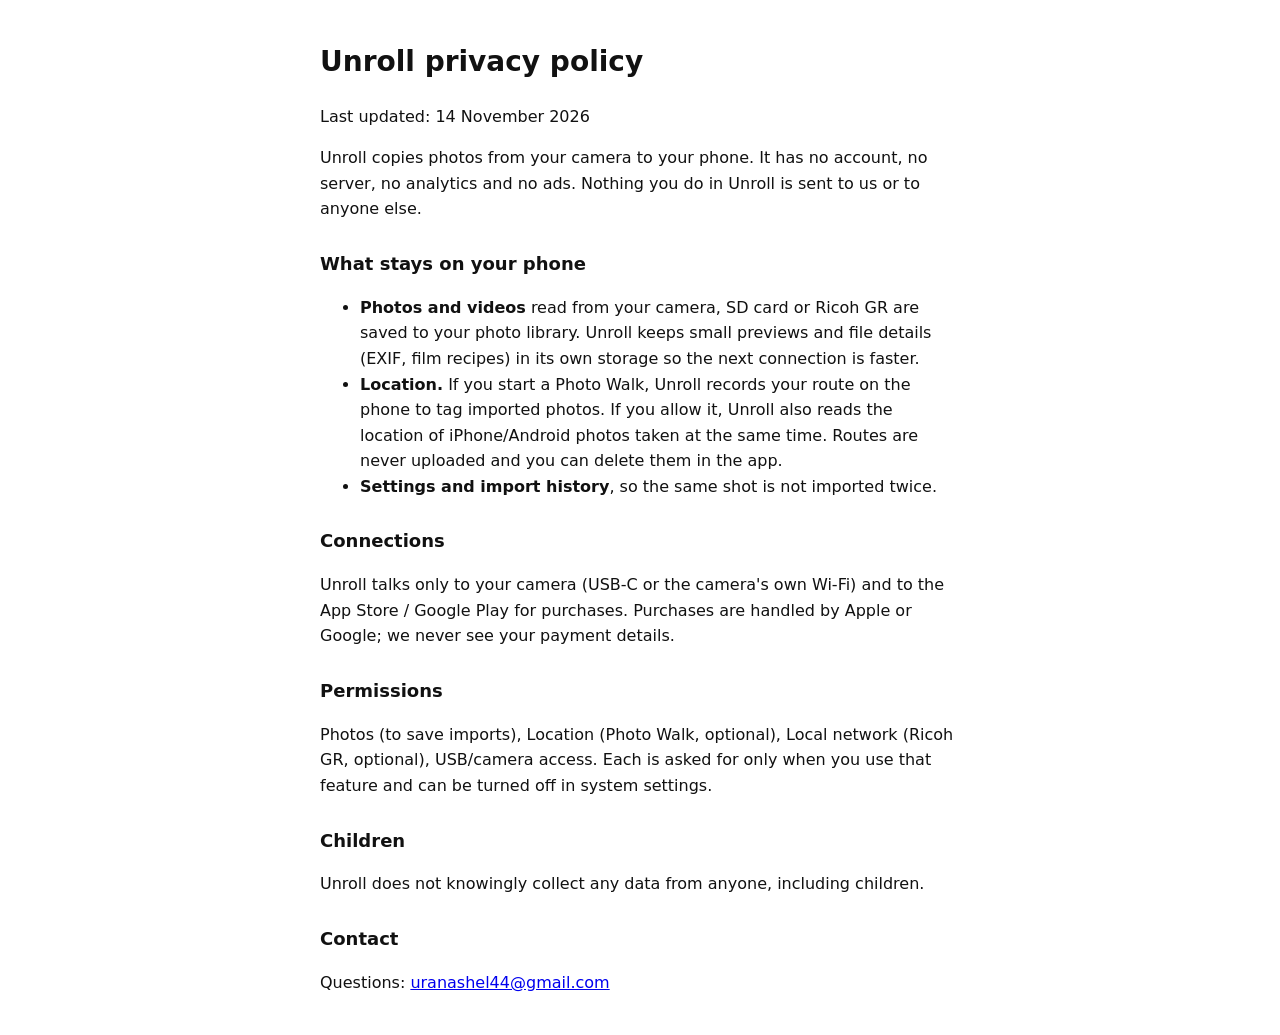
<file: docs/privacy.html>
<!doctype html><html lang="en"><head><meta charset="utf-8"><meta name="viewport" content="width=device-width,initial-scale=1">
<title>Unroll · Privacy</title>
<style>body{font:16px/1.6 -apple-system,system-ui,sans-serif;max-width:640px;margin:40px auto;padding:0 16px;color:#111;background:#fff}h1{font-size:28px}h2{font-size:18px;margin-top:28px}@media(prefers-color-scheme:dark){body{color:#eee;background:#000}}</style></head><body>
<h1>Unroll privacy policy</h1>
<p>Last updated: 14 November 2026</p>
<p>Unroll copies photos from your camera to your phone. It has no account, no server, no analytics and no ads. Nothing you do in Unroll is sent to us or to anyone else.</p>
<h2>What stays on your phone</h2>
<ul>
<li><b>Photos and videos</b> read from your camera, SD card or Ricoh GR are saved to your photo library. Unroll keeps small previews and file details (EXIF, film recipes) in its own storage so the next connection is faster.</li>
<li><b>Location.</b> If you start a Photo Walk, Unroll records your route on the phone to tag imported photos. If you allow it, Unroll also reads the location of iPhone/Android photos taken at the same time. Routes are never uploaded and you can delete them in the app.</li>
<li><b>Settings and import history</b>, so the same shot is not imported twice.</li>
</ul>
<h2>Connections</h2>
<p>Unroll talks only to your camera (USB-C or the camera's own Wi-Fi) and to the App Store / Google Play for purchases. Purchases are handled by Apple or Google; we never see your payment details.</p>
<h2>Permissions</h2>
<p>Photos (to save imports), Location (Photo Walk, optional), Local network (Ricoh GR, optional), USB/camera access. Each is asked for only when you use that feature and can be turned off in system settings.</p>
<h2>Children</h2><p>Unroll does not knowingly collect any data from anyone, including children.</p>
<h2>Contact</h2><p>Questions: <a href="mailto:uranashel44@gmail.com">uranashel44@gmail.com</a></p>
</body></html>
</file>
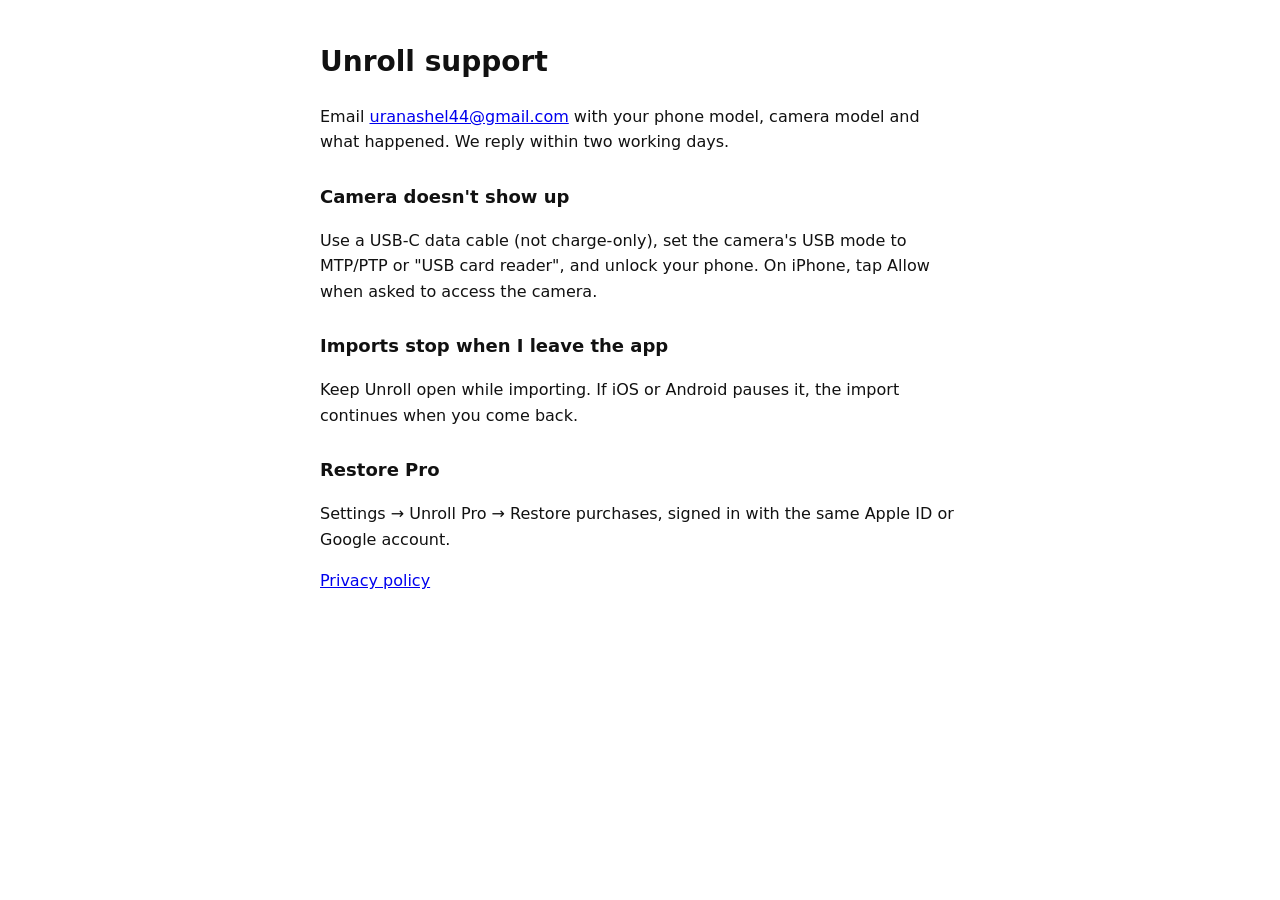
<file: docs/support.html>
<!doctype html><html lang="en"><head><meta charset="utf-8"><meta name="viewport" content="width=device-width,initial-scale=1">
<title>Unroll · Support</title>
<style>body{font:16px/1.6 -apple-system,system-ui,sans-serif;max-width:640px;margin:40px auto;padding:0 16px;color:#111;background:#fff}h1{font-size:28px}h2{font-size:18px;margin-top:28px}@media(prefers-color-scheme:dark){body{color:#eee;background:#000}}</style></head><body>
<h1>Unroll support</h1>
<p>Email <a href="mailto:uranashel44@gmail.com">uranashel44@gmail.com</a> with your phone model, camera model and what happened. We reply within two working days.</p>
<h2>Camera doesn't show up</h2>
<p>Use a USB-C data cable (not charge-only), set the camera's USB mode to MTP/PTP or "USB card reader", and unlock your phone. On iPhone, tap Allow when asked to access the camera.</p>
<h2>Imports stop when I leave the app</h2>
<p>Keep Unroll open while importing. If iOS or Android pauses it, the import continues when you come back.</p>
<h2>Restore Pro</h2>
<p>Settings → Unroll Pro → Restore purchases, signed in with the same Apple ID or Google account.</p>
<p><a href="privacy.html">Privacy policy</a></p>
</body></html>
</file>
